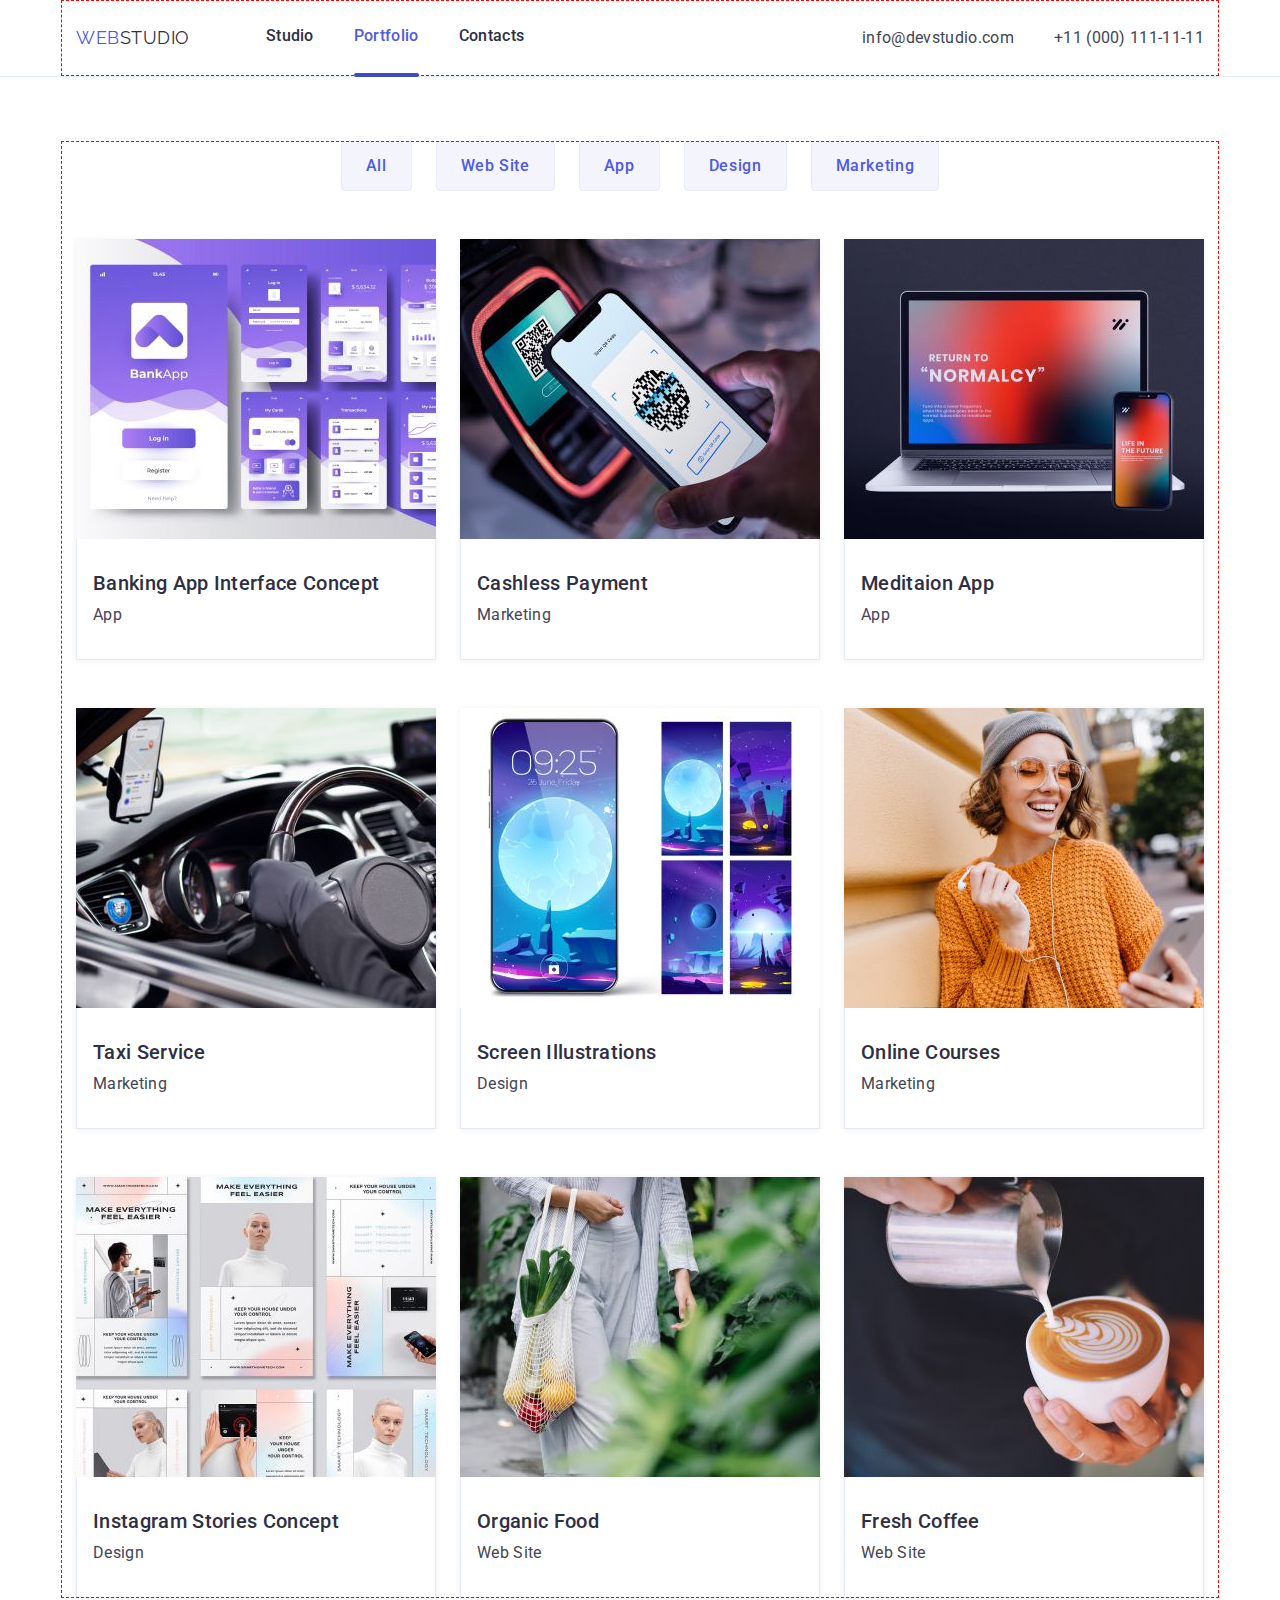
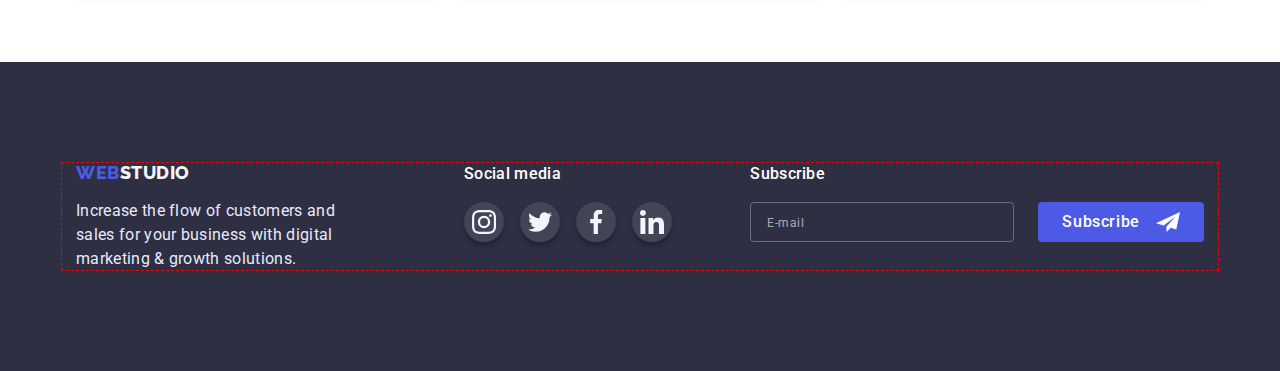
<file: portfolio.html>
<!DOCTYPE html>
<html lang="en">
  <head>
    <meta charset="UTF-8" />
    <meta http-equiv="X-UA-Compatible" content="IE=edge" />
    <meta name="viewport" content="width=device-width, initial-scale=1.0" />
    <title>Portfolio</title>
    <link href="https://fonts.googleapis.com" rel="preconnect" />
    <link href="https://fonts.gstatic.com" rel="preconnect" crossorigin />
    <link
      href="https://fonts.googleapis.com/css2?family=Raleway:wght@800&family=Roboto:wght@400;500;700;900&display=swap"
      rel="stylesheet"
    />
    <link
      href="https://cdn.jsdelivr.net/npm/modern-normalize@1.1.0/modern-normalize.css"
      rel="stylesheet"
    />
    <link href="./css/styles.css" rel="stylesheet" />
  </head>

  <div class="page">
    <body>
      <!-- /** |============================ | header |============================ */ -->

      <header class="page-header">
        <div class="container page-header-container">
          <a class="link logo" href="./index.html"
            ><span class="logo-item">web</span><span class="logo-syllable">studio</span></a
          >
          <nav class="nav">
            <ul class="nav-list nav-container list">
              <li class="nav-list-item">
                <a class="nav-list-link link" href="./index.html">Studio</a>
              </li>
              <li class="nav-list-item">
                <a class="nav-list-link link current" href="./portfolio.html">Portfolio</a>
              </li>
              <li class="nav-list-item">
                <a class="nav-list-link link" href>Contacts</a>
              </li>
            </ul>
          </nav>
          <ul class="contact-list-container list">
            <li class="contact-list-item">
              <a class="contact-list-link link" href="mailto:info@devstudio.com"
                >info@devstudio.com</a
              >
            </li>
            <li class="contact-list-item">
              <a class="contact-list-link link" href="tel:+110001111111">+11 (000) 111-11-11</a>
            </li>
          </ul>
          <button
            class="menu-toggle js-open-menu"
            aria-controls="mobile-menu"
            aria-expanded="false"
          >
            <svg class="menu-toggle-icon" width="32" height="22">
              <use href="./images/icons.svg#icon-menu-hamburger"></use>
            </svg>
          </button>
        </div>
      </header>

      <!-- /** |============================ | mobile menu |============================ */ -->

      <div class="menu-container js-menu-container" id="mobile-menu">
        <button class="menu-close-btn js-close-menu">
          <svg class="modal-close-btn-icon" width="8" height="8">
            <use href="./images/icons.svg#icon-close-modal"></use>
          </svg>
        </button>
        <nav class="mobile-nav">
          <ul class="mobile-menu list">
            <li class="mobile-menu-item"
              ><a class="mobile-menu-link link mob-current" href="./index.html">Studio</a></li
            >
            <li class="mobile-menu-item"
              ><a class="mobile-menu-link link" href="./portfolio.html">Portfolio</a></li
            >
            <li class="mobile-menu-item"><a class="mobile-menu-link link" href>Contacts</a></li>
          </ul>
        </nav>
        <ul class="mob-list list">
          <li class="mob-list-item">
            <a class="mob-list-link link" href="tel:+110001111111">+11 (000) 111-11-11</a>
          </li>
          <li class="mob-list-item">
            <a class="mob-list-link link" href="mailto:info@devstudio.com">info@devstudio.com</a>
          </li>
        </ul>
        <ul class="list mob-soc-list">
          <li class="mob-soc"
            ><a
              class="mob-soc-link"
              href="https://www.instagram.com"
              aria-label="Instagram"
              target="_blank"
              rel="noopener noreferrer"
            >
              <svg class="soc-icon" width="24" height="24">
                <use href="./images/icons.svg#icon-instagram"></use>
              </svg> </a
          ></li>
          <li class="mob-soc"
            ><a
              class="mob-soc-link"
              href="https://twitter.com"
              aria-label="Twitter"
              target="_blank"
              rel="noopener noreferrer"
            >
              <svg class="soc-icon" width="24" height="24">
                <use href="./images/icons.svg#icon-twitter"></use>
              </svg> </a
          ></li>
          <li class="mob-soc"
            ><a
              class="mob-soc-link"
              href="https://www.facebook.com"
              aria-label="Facebook"
              target="_blank"
              rel="noopener noreferrer"
            >
              <svg class="soc-icon" width="24" height="24">
                <use href="./images/icons.svg#icon-facebook"></use>
              </svg> </a
          ></li>
          <li class="mob-soc">
            <a
              class="mob-soc-link"
              href="https://www.linkedin.com"
              aria-label="Linkedin"
              target="_blank"
              rel="noopener noreferrer"
            >
              <svg class="soc-icon" width="24" height="24">
                <use href="./images/icons.svg#icon-linkedin"></use>
              </svg> </a
          ></li>
        </ul>
      </div>
      <main>
        <section class="filter-section">
          <!-- /** |============================ | filter |============================ */ -->

          <div class="filter-container container">
            <h1 class="visually-hidden">Our services</h1>
            <ul class="filter-list list">
              <li><button class="filter-btn pointer" type="button">All</button></li>
              <li><button class="filter-btn pointer" type="button">Web Site</button></li>
              <li><button class="filter-btn pointer" type="button">App</button></li>
              <li><button class="filter-btn pointer" type="button">Design</button></li>
              <li><button class="filter-btn pointer" type="button">Marketing</button></li>
            </ul>

            <!-- /** |============================ | examples |============================ */ -->

            <ul class="examples-list card-set list">
              <li class="card-set-item">
                <a class="examples-item link" href="">
                  <div class="examples-item-wrapper">
                    <img
                      srcset="
                        ./images/gallery/img-1-356.jpg 356w,
                        ./images/gallery/img-1-360.jpg 360w,
                        ./images/gallery/img-1-396.jpg 396w,
                        ./images/gallery/img-1-712.jpg 712w,
                        ./images/gallery/img-1-720.jpg 720w,
                        ./images/gallery/img-1-792.jpg 792w
                      "
                      sizes="(min-width: 1200px) 360px, (min-width: 768px) 356px, (min-width: 480px) 396px, 100vw"
                      src="./images/gallery/img-1-396.jpg"
                      alt="Banking App Interface Concept"
                      width="396"
                      height="300"
                      loading="lazy"
                    />
                    <p class="overlay"
                      >14 Stylish and User-Friendly App Design Concepts · Task Manager App · Calorie
                      Tracker App · Exotic Fruit Ecommerce App · Cloud Storage App</p
                    >
                  </div>
                  <div class="examples-wrapper">
                    <h3 class="examples-title">Banking App Interface Concept</h3>
                    <p class="examples-text">App</p>
                  </div></a
                >
              </li>
              <li class="card-set-item">
                <a class="examples-item link" href="">
                  <div class="examples-item-wrapper">
                    <img
                      srcset="
                        ./images/gallery/img-2-356.jpg 356w,
                        ./images/gallery/img-2-360.jpg 360w,
                        ./images/gallery/img-2-396.jpg 396w,
                        ./images/gallery/img-2-712.jpg 712w,
                        ./images/gallery/img-2-720.jpg 720w,
                        ./images/gallery/img-2-792.jpg 792w
                      "
                      sizes="(min-width: 1200px) 360px, (min-width: 768px) 356px, (min-width: 480px) 396px, 100vw"
                      src="./images/gallery/img-2-396.jpg"
                      alt="Cashless Payment"
                      width="396"
                      height="300"
                      loading="lazy"
                    />
                    <p class="overlay"
                      >14 Stylish and User-Friendly App Design Concepts · Task Manager App · Calorie
                      Tracker App · Exotic Fruit Ecommerce App · Cloud Storage App</p
                    >
                  </div>
                  <div class="examples-wrapper">
                    <h3 class="examples-title">Cashless Payment</h3>
                    <p class="examples-text">Marketing</p>
                  </div>
                </a>
              </li>
              <li class="card-set-item">
                <a class="examples-item link" href="">
                  <div class="examples-item-wrapper">
                    <img
                      srcset="
                        ./images/gallery/img-3-356.jpg 356w,
                        ./images/gallery/img-3-360.jpg 360w,
                        ./images/gallery/img-3-396.jpg 396w,
                        ./images/gallery/img-3-712.jpg 712w,
                        ./images/gallery/img-3-720.jpg 720w,
                        ./images/gallery/img-3-792.jpg 792w
                      "
                      sizes="(min-width: 1200px) 360px, (min-width: 768px) 356px, (min-width: 480px) 396px, 100vw"
                      src="./images/gallery/img-3-396.jpg"
                      alt="Meditaion App"
                      width="396"
                      height="300"
                      loading="lazy"
                    />
                    <p class="overlay"
                      >14 Stylish and User-Friendly App Design Concepts · Task Manager App · Calorie
                      Tracker App · Exotic Fruit Ecommerce App · Cloud Storage App</p
                    >
                  </div>
                  <div class="examples-wrapper">
                    <h3 class="examples-title">Meditaion App</h3>
                    <p class="examples-text">App</p>
                  </div>
                </a>
              </li>
              <li class="card-set-item">
                <a class="examples-item link" href="">
                  <div class="examples-item-wrapper">
                    <img
                      srcset="
                        ./images/gallery/img-4-356.jpg 356w,
                        ./images/gallery/img-4-360.jpg 360w,
                        ./images/gallery/img-4-396.jpg 396w,
                        ./images/gallery/img-4-712.jpg 712w,
                        ./images/gallery/img-4-720.jpg 720w,
                        ./images/gallery/img-4-792.jpg 792w
                      "
                      sizes="(min-width: 1200px) 360px, (min-width: 768px) 356px, (min-width: 480px) 396px, 100vw"
                      src="./images/gallery/img-4-396.jpg"
                      alt="Taxi Service"
                      width="396"
                      height="300"
                      loading="lazy"
                    />
                    <p class="overlay"
                      >14 Stylish and User-Friendly App Design Concepts · Task Manager App · Calorie
                      Tracker App · Exotic Fruit Ecommerce App · Cloud Storage App</p
                    >
                  </div>
                  <div class="examples-wrapper">
                    <h3 class="examples-title">Taxi Service</h3>
                    <p class="examples-text">Marketing</p>
                  </div>
                </a>
              </li>
              <li class="card-set-item">
                <a class="examples-item link" href="">
                  <div class="examples-item-wrapper">
                    <img
                      srcset="
                        ./images/gallery/img-5-356.jpg 356w,
                        ./images/gallery/img-5-360.jpg 360w,
                        ./images/gallery/img-5-396.jpg 396w,
                        ./images/gallery/img-5-712.jpg 712w,
                        ./images/gallery/img-5-720.jpg 720w,
                        ./images/gallery/img-5-792.jpg 792w
                      "
                      sizes="(min-width: 1200px) 360px, (min-width: 768px) 356px, (min-width: 480px) 396px, 100vw"
                      src="./images/gallery/img-5-396.jpg"
                      alt="Screen Illustrations"
                      width="396"
                      height="300"
                      loading="lazy"
                    />
                    <p class="overlay"
                      >14 Stylish and User-Friendly App Design Concepts · Task Manager App · Calorie
                      Tracker App · Exotic Fruit Ecommerce App · Cloud Storage App</p
                    >
                  </div>
                  <div class="examples-wrapper">
                    <h3 class="examples-title">Screen Illustrations</h3>
                    <p class="examples-text">Design</p>
                  </div>
                </a>
              </li>
              <li class="card-set-item"
                ><a class="examples-item link" href="">
                  <div class="examples-item-wrapper">
                    <img
                      srcset="
                        ./images/gallery/img-6-356.jpg 356w,
                        ./images/gallery/img-6-360.jpg 360w,
                        ./images/gallery/img-6-396.jpg 396w,
                        ./images/gallery/img-6-712.jpg 712w,
                        ./images/gallery/img-6-720.jpg 720w,
                        ./images/gallery/img-6-792.jpg 792w
                      "
                      sizes="(min-width: 1200px) 360px, (min-width: 768px) 356px, (min-width: 480px) 396px, 100vw"
                      src="./images/gallery/img-6-396.jpg"
                      alt="Online Courses"
                      width="396"
                      height="300"
                      loading="lazy"
                    />
                    <p class="overlay"
                      >14 Stylish and User-Friendly App Design Concepts · Task Manager App · Calorie
                      Tracker App · Exotic Fruit Ecommerce App · Cloud Storage App</p
                    >
                  </div>
                  <div class="examples-wrapper">
                    <h3 class="examples-title">Online Courses</h3>
                    <p class="examples-text">Marketing</p>
                  </div>
                </a>
              </li>
              <li class="card-set-item"
                ><a class="examples-item link" href="">
                  <div class="examples-item-wrapper">
                    <img
                      srcset="
                        ./images/gallery/img-7-356.jpg 356w,
                        ./images/gallery/img-7-360.jpg 360w,
                        ./images/gallery/img-7-396.jpg 396w,
                        ./images/gallery/img-7-712.jpg 712w,
                        ./images/gallery/img-7-720.jpg 720w,
                        ./images/gallery/img-7-792.jpg 792w
                      "
                      sizes="(min-width: 1200px) 360px, (min-width: 768px) 356px, (min-width: 480px) 396px, 100vw"
                      src="./images/gallery/img-7-396.jpg"
                      alt="Instagram Stories Concept"
                      width="396"
                      height="300"
                      loading="lazy"
                    />
                    <p class="overlay"
                      >14 Stylish and User-Friendly App Design Concepts · Task Manager App · Calorie
                      Tracker App · Exotic Fruit Ecommerce App · Cloud Storage App</p
                    >
                  </div>
                  <div class="examples-wrapper">
                    <h3 class="examples-title">Instagram Stories Concept</h3>
                    <p class="examples-text">Design</p>
                  </div>
                </a>
              </li>
              <li class="card-set-item"
                ><a class="examples-item link" href="">
                  <div class="examples-item-wrapper">
                    <img
                      srcset="
                        ./images/gallery/img-8-356.jpg 356w,
                        ./images/gallery/img-8-360.jpg 360w,
                        ./images/gallery/img-8-396.jpg 396w,
                        ./images/gallery/img-8-712.jpg 712w,
                        ./images/gallery/img-8-720.jpg 720w,
                        ./images/gallery/img-8-792.jpg 792w
                      "
                      sizes="(min-width: 1200px) 360px, (min-width: 768px) 356px, (min-width: 480px) 396px, 100vw"
                      src="./images/gallery/img-8-396.jpg"
                      alt="Organic Food"
                      width="396"
                      height="300"
                      loading="lazy"
                    />
                    <p class="overlay"
                      >14 Stylish and User-Friendly App Design Concepts · Task Manager App · Calorie
                      Tracker App · Exotic Fruit Ecommerce App · Cloud Storage App</p
                    >
                  </div>
                  <div class="examples-wrapper">
                    <h3 class="examples-title">Organic Food</h3>
                    <p class="examples-text">Web Site</p>
                  </div>
                </a>
              </li>
              <li class="card-set-item"
                ><a class="examples-item link" href="">
                  <div class="examples-item-wrapper">
                    <img
                      srcset="
                        ./images/gallery/img-9-356.jpg 356w,
                        ./images/gallery/img-9-360.jpg 360w,
                        ./images/gallery/img-9-396.jpg 396w,
                        ./images/gallery/img-9-712.jpg 712w,
                        ./images/gallery/img-9-720.jpg 720w,
                        ./images/gallery/img-9-792.jpg 792w
                      "
                      sizes="(min-width: 1200px) 360px, (min-width: 768px) 356px, (min-width: 480px) 396px, 100vw"
                      src="./images/gallery/img-9-396.jpg"
                      alt="Fresh Coffee"
                      width="396"
                      height="300"
                      loading="lazy"
                    />
                    <p class="overlay"
                      >14 Stylish and User-Friendly App Design Concepts · Task Manager App · Calorie
                      Tracker App · Exotic Fruit Ecommerce App · Cloud Storage App</p
                    >
                  </div>
                  <div class="examples-wrapper">
                    <h3 class="examples-title">Fresh Coffee</h3>
                    <p class="examples-text">Web Site</p>
                  </div>
                </a>
              </li>
            </ul>
          </div>
        </section>
      </main>

      <!-- /** |============================ | footer |============================ */ -->

      <footer class="footer-section">
        <div class="footer-container container">
          <div class="footer-thumb">
            <div class="footer-holder">
              <h2 class="visually-hidden">Call to action</h2>
              <a class="link footer-logo" href="./index.html"
                ><span class="logo-item">web</span
                ><span class="footer-logo-syllable-secondary">studio</span></a
              >
              <p class="footer-text">
                Increase the flow of customers and sales for your business with digital marketing &
                growth solutions.
              </p>
            </div>
            <div class="media-footer">
              <p class="media-title media-title-item">Social media</p>
              <ul class="media-list list">
                <li class="mob-card-set-item"
                  ><a
                    class="footer-soc-link"
                    href="https://www.instagram.com"
                    aria-label="Instagram"
                    target="_blank"
                    rel="noopener noreferrer"
                  >
                    <svg class="footer-soc-icon" width="24" height="24">
                      <use href="./images/icons.svg#icon-instagram"></use>
                    </svg> </a
                ></li>
                <li class="mob-card-set-item"
                  ><a
                    class="footer-soc-link"
                    href="https://twitter.com"
                    aria-label="Twitter"
                    target="_blank"
                    rel="noopener noreferrer"
                  >
                    <svg class="soc-icon" width="24" height="24">
                      <use href="./images/icons.svg#icon-twitter"></use>
                    </svg> </a
                ></li>
                <li class="mob-card-set-item"
                  ><a
                    class="footer-soc-link"
                    href="https://www.facebook.com"
                    aria-label="Facebook"
                    target="_blank"
                    rel="noopener noreferrer"
                  >
                    <svg class="soc-icon" width="24" height="24">
                      <use href="./images/icons.svg#icon-facebook"></use>
                    </svg> </a
                ></li>
                <li class="mob-card-set-item">
                  <a
                    class="footer-soc-link"
                    href="https://www.linkedin.com"
                    aria-label="Linkedin"
                    target="_blank"
                    rel="noopener noreferrer"
                  >
                    <svg class="soc-icon" width="24" height="24">
                      <use href="./images/icons.svg#icon-linkedin"></use>
                    </svg> </a
                ></li>
              </ul>
            </div>
          </div>
          <div class="subs-footer">
            <p class="media-title">Subscribe</p>
            <form class="subs-footer-wrapper">
              <label>
                <input
                  class="subs-footer-input"
                  name="user_email"
                  type="email"
                  required
                  placeholder="E-mail"
                  pattern="^([a-z0-9_\.-]+)@([\da-z\.-]+)\.([a-z\.]{2,6})$"
                />
              </label>
              <button class="subs-btn" type="submit"
                >Subscribe
                <svg class="subs-btn-icon" width="24" height="24">
                  <use href="./images/icons.svg#icon-subs"></use>
                </svg>
              </button>
            </form>
          </div>
        </div>
      </footer>
      <script src="./js/mobile-menu.js" defer></script>
    </body>
  </div>
</html>
</file>
<file: css/styles.css>
:root {
  /* Fonts */
  --main-font: 'Roboto', sans-serif;
  --secondary-font: 'Raleway', sans-serif;

  /* colors */

  --primary-brand: #4d5ae5;
  --pressed-state: #404bbf;
  --dark: #2e2f42;
  --success: #31d0aa;
  --text: #434455;
  --subtitle-text: #8e8f99;
  --accent: #e7e9fc;
  --light: #f4f4fd;
  --modal-overlay: #2e2f42;
  --hero-background: #2e2f42;
  --primary-background: #ffffff;
  --hero-gradi: rgba(46, 47, 66, 0.7);

  /* others */
  --indent: 24px;
  --items: 1;
  --bor-rad: 4px;
  --transition-dur-and-funk: 250ms cubic-bezier(0.4, 0, 0.2, 1);

  /* Breakpoints */
  --mob-screen: 480px;
  --tablet-screen: 768px;
  --desktop-screen: 1200px;
}

body {
  background-color: var(--primary-background);
  color: var(--dark);
  font-size: 16px;
  font-family: var(--main-font);
  letter-spacing: 0.02em;
}

/**
  |============================
  | reset
  |============================
*/

h1,
h2,
h3,
h4,
p {
  margin: 0;
}

ul,
ol {
  margin: 0;
  padding: 0;
}

/* responsive image */
img {
  display: block;
  object-fit: cover;
  object-position: center;
  max-width: 100%;
  height: auto;
}

button {
  display: block;
  border: none;
  border-radius: var(--bor-rad);
  cursor: pointer;
}

/**
  |============================
  | reset-end
  |============================
*/

.section {
  padding: 96px 0;
}

@media screen and (min-width: 1200px) {
  .section {
    padding: 120px 0;
  }
}

.container {
  min-width: 320px;
  max-width: 428px;
  margin: 0 auto;
  padding: 0 16px;
  outline: 1px dashed red;
  outline-offset: -1px;
}

@media screen and (min-width: 768px) and (max-width: 1199.98px) {
  .container {
    max-width: 768px;
  }
}

@media screen and (min-width: 1200px) {
  .container {
    max-width: 1158px;
    padding: 0 15px;
  }
}

.list {
  list-style: none;
}
.link {
  text-decoration: none;
}

.visually-hidden {
  position: absolute;
  overflow: hidden;
  clip: rect(0 0 0 0);
  width: 1px;
  height: 1px;
  margin: -1px;
  padding: 0;
  border: 0;
  white-space: nowrap;
  clip-path: inset(100%);
}

/* card set */

.card-set {
  display: flex;
  flex-wrap: wrap;
  gap: 48px var(--indent);
}

.card-set-item {
  flex-basis: calc((100% - (var(--indent) * (var(--items) - 1))) / var(--items));
}

.page {
  overflow: hidden;
}

/**
  |============================
  | header-sectoin
  |============================
*/

.logo {
  margin-right: 76px;
  font-size: 18px;
  font-family: var(--secondary-font);
  line-height: calc(24 / 18);
  letter-spacing: 0.03em;
  text-transform: uppercase;
}

@media screen and (min-width: 768px) and (max-width: 1199.98px) {
  .logo {
    margin-right: 120px;
  }
}

.logo-item {
  color: var(--primary-brand);
}
.logo-syllable {
  color: var(--dark);
}

@media screen and (max-width: 767.98px) {
  .nav {
    display: none;
  }

  .contact-list-item {
    display: none;
  }
}

@media screen and (min-width: 768px) and (max-width: 1199.98px) {
  .contact-list-container {
    display: block;
    margin-left: auto;
  }
}

.nav-list {
  line-height: calc(24 / 16);
}

.nav-list-link {
  position: relative;
  display: block;
  padding-top: 24px;
  padding-bottom: 28px;
  color: var(--dark);
  font-weight: 500;
  transition: color var(--transition-dur-and-funk);
}

.current.nav-list-link::after {
  content: '';
  position: absolute;
  bottom: -1px;
  left: 0;
  display: block;
  width: 100%;
  height: 4px;
  border-radius: 2px;
  background-color: var(--pressed-state);
}

.current {
  color: var(--primary-brand);
}

.contact-list-link {
  display: block;
  padding-top: 24px;
  padding-bottom: 24px;
  color: var(--text);
  line-height: calc(24 / 16);
  transition: color var(--transition-dur-and-funk);
}

@media screen and (min-width: 768px) and (max-width: 1199.98px) {
  .contact-list-link {
    padding: 0px;
  }
}
.nav-list-link:hover,
.nav-list-link:focus,
.contact-list-link:hover,
.contact-list-link:focus {
  color: var(--primary-brand);
}

@media screen and (max-width: 767.98px) {
  .page-header-container {
    padding: 24px 16px;
  }
}

.page-header-container {
  display: flex;
  align-items: center;
}

.page-header {
  margin: 0 auto;
  border-bottom: 1px solid var(--accent);
}

.nav-container {
  display: flex;
  gap: 40px;
  align-items: center;
}

@media screen and (min-width: 1200px) {
  .contact-list-container {
    display: flex;
    gap: 40px;
    align-items: center;
    margin-left: auto;
  }
}

.menu-toggle-icon {
  stroke: var(--dark);
}

/**
  |============================
  | mobile menu
  |============================
*/

.menu-toggle {
  margin-left: auto;
  background-color: var(--primary-background);
}

.menu-close-btn {
  position: absolute;
  top: 40px;
  right: 40px;
  display: flex;
  justify-content: center;
  align-items: center;
  width: 24px;
  height: 24px;
  margin: 0;
  padding: 0;
  border: 1px solid rgba(0, 0, 0, 0.1);
  border-radius: 50%;
  background-color: var(--accent);
  cursor: pointer;
  transition: background-color var(--transition-dur-and-funk);
}

@media (min-width: 768px) {
  .menu-toggle {
    display: none;
  }
}

.menu-container {
  position: fixed;
  top: 0;
  left: 0;
  z-index: 999;
  display: flex;
  flex-direction: column;
  width: 100vw;
  height: 100vh;
  padding: 80px 40px 40px;
  background-color: var(--primary-background);
  transition: transform 250ms ease-in-out;
  transform: translateX(100%);
}

.menu-container.is-open {
  transform: translateX(0);
}

.mobile-nav {
  margin-bottom: auto;
}

.mobile-menu {
  display: flex;
  flex-direction: column;
  row-gap: 40px;
}

.mobile-menu-link {
  color: var(--dark);
  font-weight: 700;
  font-size: 36px;
  line-height: calc(40 / 36);
  letter-spacing: 0.02em;
  text-transform: capitalize;
}
.mob-current {
  color: var(--pressed-state);
}

.mob-list {
  display: flex;
  flex-direction: column;
  row-gap: 40px;
  margin-bottom: 48px;
}

.mob-list-item {
  font-weight: 500;
  font-size: 20px;
  line-height: calc(24 / 20);
  letter-spacing: 0.02em;
}

.mob-list-link {
  display: block;
  color: var(--text);
  transition: color, font-weight, font-size var(--transition-dur-and-funk);
}

.mob-list-link:hover,
.mob-list-link:focus {
  color: var(--primary-brand);
  font-weight: 600;
  font-size: 36px;
  line-height: calc(40 / 36);
}

.mob-soc-list {
  display: flex;
  gap: 56px;
}

@media screen and (max-width: 427.98px) {
  .mob-soc-list {
    gap: 32px;
  }
}

.mob-soc-link {
  display: flex;
  justify-content: center;
  align-items: center;
  width: 40px;
  height: 40px;
  border-radius: 50%;
  background-color: var(--primary-brand);
  transition: box-shadow var(--transition-dur-and-funk);
}

.mob-soc-link:hover,
.mob-soc-link:focus {
  box-shadow: (0px 4px 4px rgba(0, 0, 0, 0.25));
}

/**
  |============================
  | hero
  |============================
*/

.hero {
  max-width: 428px;
  height: auto;
  margin: 0 auto;
  padding: 112px 0;
  background-color: var(--dark);
  background-image: linear-gradient(var(--hero-gradi), var(--hero-gradi)),
    url(../images/hero/hero_mob@1x.jpg);
  background-position: center;
  background-size: cover;
  background-repeat: no-repeat;
  text-align: center;
}

@media (min-device-pixel-ratio: 2), (min-resolution: 192dpi), (min-resolution: 2dppx) {
  .hero {
    background-image: linear-gradient(var(--hero-gradi), var(--hero-gradi)),
      url(../images/hero/hero_mob@2x.jpg);
  }
}

@media screen and (min-width: 481px) {
  .hero {
    max-width: 768px;
    height: 436px;
    padding: 112px 0 108px;
    background-image: linear-gradient(var(--hero-gradi), var(--hero-gradi)),
      url(../images/hero/hero_tab@1x.jpg);
  }
  @media (min-device-pixel-ratio: 2), (min-resolution: 192dpi), (min-resolution: 2dppx) {
    .hero {
      background-image: linear-gradient(var(--hero-gradi), var(--hero-gradi)),
        url(../images/hero/hero_tab@2x.jpg);
    }
  }
}

@media screen and (min-width: 769px) {
  .hero {
    max-width: 1440px;
    height: 600px;
    padding: 188px 0;
    background-image: linear-gradient(var(--hero-gradi), var(--hero-gradi)),
      url(../images/hero/hero_desk@1x.jpg);
  }
  @media (min-device-pixel-ratio: 2), (min-resolution: 192dpi), (min-resolution: 2dppx) {
    .hero {
      background-image: linear-gradient(var(--hero-gradi), var(--hero-gradi)),
        url(../images/hero/hero_desk@2x.jpg);
    }
  }
}

.main-title {
  max-width: 320px;
  margin: 0 auto 72px;
  color: var(--primary-background);
  font-weight: 700;
  font-size: 36px;
  line-height: calc(40 / 36);
  letter-spacing: 0.02em;
  text-align: center;
  text-transform: capitalize;
}

@media screen and (min-width: 768px) {
  .main-title {
    max-width: 496px;
    margin: 0 auto 40px;
    color: var(--primary-background);
    font-size: 56px;
    line-height: calc(56 / 60);
    letter-spacing: 0.02em;
  }
}

@media screen and (min-width: 1200px) {
  .main-title {
    margin: 0 auto 48px;
  }
}

.hero-btn {
  display: block;
  margin-right: auto;
  margin-left: auto;
  padding: 16px 32px;
  background-color: var(--primary-brand);
  color: var(--primary-background);
  font-weight: 500;
  font-size: 16px;
  font-family: inherit;
  line-height: calc(24 / 16);
  letter-spacing: 0.04em;
  transition: background-color var(--transition-dur-and-funk);
}

.pointer {
  cursor: pointer;
}

.hero-btn:hover,
.hero-btn:focus {
  background-color: var(--pressed-state);
}

/**
  |============================
  | advantages
  |============================
*/

@media screen and (max-width: 767px) {
  .advantages-list {
    display: flex;
    flex-direction: column;
    gap: 72px;
  }
}

@media screen and (min-width: 768px) and (max-width: 1199.98px) {
  .advantages-list {
    display: flex;
    flex-wrap: wrap;
    row-gap: 72px;
    column-gap: var(--indent);
  }
}

@media screen and (min-width: 1200px) {
  .advantages-list {
    display: flex;
    gap: var(--indent);
  }
}

@media screen and (min-width: 768px) and (max-width: 1199.98px) {
  .advantages-item {
    width: 356px;
  }
}

@media screen and (min-width: 1200px) {
  .advantages-item {
    width: auto;
  }
}

@media screen and (max-width: 1199.98px) {
  .advantages-inner {
    display: none;
  }
}

@media screen and (min-width: 1200px) {
  .advantages-inner {
    margin-bottom: 8px;
    padding: 24px 100px;
    border-radius: var(--bor-rad);
    background-color: var(--light);
  }
}

.advantages-slogan {
  margin-bottom: 8px;
  font-weight: 700;
  font-size: 36px;
  line-height: calc(40 / 36);
  letter-spacing: 0.02em;
  text-align: center;
  text-transform: capitalize;
}

@media screen and (min-width: 768px) {
  .advantages-slogan {
    text-align: left;
  }
}

@media screen and (min-width: 1200px) {
  .advantages-slogan {
    font-weight: 500;
    font-size: 20px;
    line-height: calc(24 / 20);
  }
}

.advantages-text {
  color: var(--text);
  font-weight: 500;
  line-height: calc(24 / 16);
  letter-spacing: 0.02em;
}

@media screen and (min-width: 1200px) {
  .advantages-text {
    font-weight: 400;
  }
}

/**
  |============================
  | features
  |============================
*/

@media screen and (max-width: 1199.98px) {
  .features-works {
    display: none;
  }
}

.features-works {
  padding-top: 0;
}

.gen-title {
  margin-bottom: 72px;
  font-weight: 700;
  font-size: 36px;
  line-height: calc(40 / 36);
  letter-spacing: 0.02em;
  text-align: center;
  text-transform: capitalize;
}

@media screen and (min-width: 1200px) {
  .features-list {
    --items: 3;
  }
}
/**
  |============================
  | team
  |============================
*/

.team-section {
  background-color: var(--light);
}

.soc-list {
  flex-wrap: nowrap;
}

@media screen and (max-width: 767.98px) {
  .team-container {
    padding: 0px 82px;
  }

  .team-list {
    display: flex;
    gap: 72px;
    justify-content: center;
    --items: 1;
  }
}

@media screen and (min-width: 768px) {
  .team-container {
    padding: 0px 108px;
  }

  .team-list {
    row-gap: 64px;
    column-gap: var(--indent);
    --items: 2;
  }
}

@media screen and (min-width: 1200px) {
  .team-container {
    padding: 0px 15px;
  }

  .team-list {
    --items: 4;
  }
}

.team-list-item {
  box-shadow: 0px 1px 6px rgba(46, 47, 66, 0.08), 0px 1px 1px rgba(46, 47, 66, 0.16),
    0px 2px 1px rgba(46, 47, 66, 0.08);
}

.team-wrapper {
  padding: 32px 16px;
  border-radius: 0px 0px 4px 4px;
  background-color: var(--primary-background);
}
.team-list-name {
  margin-bottom: 8px;
  font-weight: 500;
  font-size: 20px;
  line-height: calc(24 / 20);
  letter-spacing: 0.02em;
  text-align: center;
}

.team-list-profession {
  margin-bottom: 8px;
  color: var(--text);
  line-height: calc(24 / 16);
  text-align: center;
}

.soc-link {
  display: flex;
  justify-content: center;
  align-items: center;
  width: 40px;
  height: 40px;
  border-radius: 50%;
  background-color: var(--primary-brand);
  transition: background-color var(--transition-dur-and-funk);
}

.soc-link:hover,
.soc-link:focus {
  background-color: var(--pressed-state);
}

.soc-icon {
  fill: var(--light);
}

/**
  |============================
  | customers
  |============================
*/

.customers-section {
  padding: 96px 0px;
}

@media screen and (min-width: 1200px) {
  .customers-section {
    padding-top: 130px;
    padding-bottom: 120px;
  }
}

@media screen and (max-width: 767.98px) {
  .customers-list {
    display: flex;
    flex-wrap: wrap;
    row-gap: 72px;
    justify-content: center;
    align-items: center;
    column-gap: 16px;
  }
}

@media screen and (min-width: 768px) and (max-width: 1199.98px) {
  .customers-list {
    display: flex;
    flex-wrap: wrap;
    row-gap: 72px;
    justify-content: center;
    align-items: center;
    column-gap: 24px;
  }
}

@media screen and (min-width: 1200px) {
  .customers-list {
    display: flex;
    gap: var(--indent);
    justify-content: center;
    align-items: center;
  }
}

@media screen and (max-width: 767.98px) {
  .customers-link {
    display: flex;
    justify-content: center;
    align-items: center;
    width: 190px;
    height: 88px;
    border: 1px solid currentColor;
    border-radius: var(--bor-rad);
    color: var(--subtitle-text);
    transition: color var(--transition-dur-and-funk);
  }
}

@media screen and (min-width: 768px) {
  .customers-link {
    display: flex;
    justify-content: center;
    align-items: center;
    width: 168px;
    height: 88px;
    border: 1px solid currentColor;
    border-radius: var(--bor-rad);
    color: var(--subtitle-text);
    transition: color var(--transition-dur-and-funk);
  }
}

.customers-icon {
  fill: currentColor;
}

.customers-link:hover,
.customers-link:focus {
  color: var(--pressed-state);
}

/**
  |============================
  | PORTFOLIO
  |============================
*/

/**
  |============================
  | filter
  |============================
*/

.filter-section {
  margin: 48px 0px;
}

@media screen and (min-width: 768px) {
  .filter-section {
    margin: 64px 0px;
  }
}

.filter-list {
  display: flex;
  flex-wrap: wrap;
  gap: var(--indent);
  row-gap: 16px;
  margin-bottom: 48px;
}

@media screen and (min-width: 768px) {
  .filter-list {
    justify-content: center;
  }
}

.filter-btn {
  padding: 12px 24px;
  border: 1px solid var(--accent);
  background-color: var(--light);
  color: var(--primary-brand);
  font-weight: 500;
  font-size: 16px;
  font-family: inherit;
  line-height: calc(24 / 16);
  letter-spacing: 0.04em;
  transition: background-color var(--transition-dur-and-funk), color var(--transition-dur-and-funk),
    box-shadow var(--transition-dur-and-funk);
}

.filter-btn:hover,
.filter-btn:focus {
  background-color: var(--pressed-state);
  color: var(--primary-background);
  box-shadow: 0px 3px 1px rgba(0, 0, 0, 0.1), 0px 2px 1px rgba(0, 0, 0, 0.08),
    0px 2px 2px rgba(0, 0, 0, 0.12);
}

/**
  |============================
  | examples
  |============================
*/

@media screen and (min-width: 768px) {
  .examples-list {
    --items: 2;
  }
}

@media screen and (min-width: 1200px) {
  .examples-list {
    --items: 3;
  }
}

.examples-title {
  margin-bottom: 8px;
  font-weight: 500;
  font-size: 20px;
  line-height: calc(24 / 20);
}

.examples-item {
  display: block;
  color: inherit;
  box-shadow: 0px 1px 6px rgba(46, 47, 66, 0.08);
  transition: box-shadow var(--transition-dur-and-funk);
}

.examples-item:hover .overlay,
.examples-item:focus .overlay {
  transform: translate(0, 0);
}

.examples-item-wrapper {
  position: relative;
  overflow: hidden;
}
.overlay {
  position: absolute;
  top: 0;
  left: 0;
  overflow: auto;
  width: 100%;
  height: 100%;
  padding: 40px 32px;
  background-color: var(--primary-brand);
  color: var(--light);
  line-height: calc(24 / 16);
  transition: transform var(--transition-dur-and-funk);
  transform: translate(0, 100%);
}

.examples-item:hover,
.examples-item:focus {
  box-shadow: 0px 1px 6px rgba(46, 47, 66, 0.08), 0px 1px 1px rgba(46, 47, 66, 0.16),
    0px 2px 1px rgba(46, 47, 66, 0.08);
}

.examples-text {
  color: var(--text);
  line-height: calc(24 / 16);
}

.examples-wrapper {
  padding: 32px 0 32px 16px;
  border: 1px solid var(--accent);
  border-top: none;
}

/**
  |============================
  | footer
  |============================
*/

.footer-section {
  padding: 96px 0;
  background-color: var(--dark);
}

@media screen and (min-width: 1200px) {
  .footer-section {
    padding: 100px 0;
    background-color: var(--dark);
  }
}

@media screen and (min-width: 1200px) {
  .footer-container {
    display: flex;
  }
}

.footer-thumb {
  display: flex;
  flex-direction: column;
  row-gap: 72px;
  margin-bottom: 72px;
}

@media screen and (min-width: 768px) {
  .footer-thumb {
    display: flex;
    flex-direction: row;
    gap: var(--indent);
    margin-left: 108px;
    padding: 0px;
  }
}

@media screen and (min-width: 1200px) {
  .footer-thumb {
    gap: 120px;
    margin: 0px;
  }
}

.footer-logo {
  display: block;
  margin-bottom: 16px;
  font-weight: 800;
  font-size: 18px;
  font-family: var(--secondary-font);
  line-height: 1.17;
  letter-spacing: 0.03em;
  text-align: center;
  text-transform: uppercase;
}

@media screen and (min-width: 768px) {
  .footer-logo {
    text-align: left;
  }
}

.footer-logo-syllable-secondary {
  color: var(--light);
}

.footer-text {
  width: 268px;
  margin: 0 auto;
  color: var(--accent);
  line-height: calc(24 / 16);
  letter-spacing: 0.02em;
}

.media-title {
  display: block;
  margin-bottom: 16px;
  color: var(--primary-background);
  font-weight: 500;
  line-height: calc(24 / 16);
  letter-spacing: 0.02em;
  text-align: center;
}

@media screen and (min-width: 768px) {
  .media-title {
    margin-left: 108px;
    text-align: start;
  }
}

@media screen and (min-width: 1200px) {
  .media-title {
    margin-left: 0px;
  }
}

.media-title-item {
  margin-left: 0px;
}

.media-list {
  display: flex;
  gap: 16px;
  justify-content: center;
}

.footer-soc-link {
  display: flex;
  justify-content: center;
  align-items: center;
  width: 40px;
  height: 40px;
  border-radius: 50%;
  background-color: rgba(255, 255, 255, 0.1);
  box-shadow: 0px 4px 4px rgba(0, 0, 0, 0.25);
  transition: background-color var(--transition-dur-and-funk);
}

.footer-soc-link:hover,
.footer-soc-link:focus {
  background-color: var(--success);
}

.footer-soc-icon {
  fill: var(--light);
}

@media screen and (min-width: 1200px) {
  .subs-footer {
    margin-left: auto;
  }
}

@media screen and (min-width: 768px) {
  .subs-footer-wrapper {
    display: flex;
    gap: var(--indent);
    margin-left: 108px;
  }
}

@media screen and (min-width: 1200px) {
  .subs-footer-wrapper {
    margin-left: auto;
  }
}

.subs-btn {
  display: flex;
  gap: 16px;
  justify-content: center;
  align-items: center;
  margin-top: 16px;
  margin-right: auto;
  margin-left: auto;
  padding: 8px 24px;
  background-color: var(--primary-brand);
  color: #ffffff;
  font-weight: 500;
  font-size: 16px;
  font-family: inherit;
  line-height: calc(24 / 16);
  letter-spacing: 0.04em;
  transition: background-color var(--transition-dur-and-funk);
}

@media screen and (min-width: 768px) {
  .subs-btn {
    margin-top: 0px;
    margin-right: 0px;
    margin-left: 0px;
  }
}

.subs-btn-icon {
  fill: #ffffff;
}

.subs-footer-input {
  width: 100%;
  height: 40px;
  margin: 0px auto;
  padding-left: 16px;
  border: 1px solid rgba(255, 255, 255, 0.3);
  border-radius: var(--bor-rad);
  background-color: transparent;
  color: #ffffff;
  line-height: calc(18 / 16);
  letter-spacing: 0.04em;
}

@media screen and (min-width: 768px) {
  .subs-footer-input {
    width: 264px;
  }
}

.subs-footer-input::placeholder {
  color: rgba(255, 255, 255, 0.6);
  font-size: 12px;
  line-height: calc(24 / 12);
  letter-spacing: 0.04em;
}

.subs-btn:hover,
.subs-btn:focus {
  background-color: var(--pressed-state);
}

/**
  |============================
  | modal
  |============================
*/

.backdrop {
  position: fixed;
  top: 0;
  left: 0;
  z-index: 100;
  width: 100%;
  height: 100%;
  background-color: rgba(46, 47, 66, 0.4);
  transition: opacity var(--transition-dur-and-funk), visibility var(--transition-dur-and-funk);
}

.backdrop.is-hidden {
  opacity: 0;
  visibility: hidden;
  pointer-events: none;
}

.modal {
  position: absolute;
  top: 50%;
  left: 50%;
  overflow: scroll;
  width: 95%;
  max-width: 392px;
  height: 95%;
  max-height: 586px;
  padding: 72px 24px 24px 24px;
  border-radius: var(--bor-rad);
  background: #fcfcfc;
  box-shadow: 0px 1px 1px rgba(0, 0, 0, 0.14), 0px 1px 3px rgba(0, 0, 0, 0.12),
    0px 2px 1px rgba(0, 0, 0, 0.2);
  transform: translate(-50%, -50%);
}

@media screen and (min-width: 768px) {
  .modal {
    overflow: auto;
    max-width: 408px;
  }
}

.modal-close-btn {
  position: absolute;
  top: 24px;
  right: 24px;
  display: flex;
  justify-content: center;
  align-items: center;
  width: 24px;
  height: 24px;
  padding: 0;
  border: 1px solid rgba(0, 0, 0, 0.1);
  border-radius: 50%;
  background-color: var(--accent);
  transition: background-color var(--transition-dur-and-funk);
}

.modal-close-btn:hover,
.modal-close-btn:focus {
  background-color: var(--pressed-state);
}

.modal-close-btn-icon {
  transition: fill var(--transition-dur-and-funk);
}
.modal-close-btn:hover .modal-close-btn-icon,
.modal-close-btn:focus .modal-close-btn-icon {
  fill: var(--primary-background);
}

.modal-slogan {
  margin-bottom: 16px;
  font-weight: 500;
  line-height: calc(24 / 16);
  text-align: center;
}

.modal-form {
  display: flex;
  flex-direction: column;
  gap: 8px;
  width: 100%;
  min-height: 336px;
  margin: 0 auto 16px;
}

.modal-form-input-desc {
  display: block;
  margin-bottom: 4px;
  color: var(--subtitle-text);
  font-size: 12px;
  line-height: calc(14 / 12);
  letter-spacing: 0.01em;
}

.modal-form-input-icon {
  position: absolute;
  top: 50%;
  left: 16px;
  fill: var(--dark);
  transition: fill var(--transition-dur-and-funk);
  transform: translateY(-50%);
}

.modal-form-input-wrapper {
  position: relative;
  display: block;
}

.modal-form-input {
  display: block;
  width: 100%;
  height: 40px;
  padding-left: 38px;
  border: 1px solid rgba(33, 33, 33, 0.2);
  border-radius: var(--bor-rad);
  color: #000000;
  line-height: calc(18 / 16);
  letter-spacing: 0.04em;
  transition: border-color var(--transition-dur-and-funk);
}

.modal-form-input:focus {
  border-color: var(--primary-brand);
  outline: none;
}

.modal-form-input:focus + .modal-form-input-icon {
  fill: var(--primary-brand);
}

.modal-form-message {
  height: 120px;
  padding: 8px 16px;
  resize: none;
}

.modal-form-message::placeholder {
  color: rgba(117, 117, 117, 0.5);
  font-size: 12px;
  line-height: calc(16 / 12);
  letter-spacing: 0.04em;
}

.modal-form-message:focus {
  border-color: var(--primary-brand);
  outline: none;
}

.modal-form-check {
  margin-right: 8px;
}

.user-policy-aggrement {
  display: flex;
  color: #757575;
  font-size: 12px;
  line-height: calc(16 / 12);
  letter-spacing: 0.04em;
}

.user-policy-link {
  color: var(--primary-brand);
}

.user-policy-aggrement::before {
  content: '';
  display: block;
  width: 16px;
  height: 16px;
  margin-right: 8px;
  border: 1.25px solid var(--dark);
  border-radius: 2px;
  cursor: pointer;
  transition: background-image var(--transition-dur-and-funk);
}

.modal-form-check:checked + .user-policy-aggrement::before {
  background-image: url(../images/checkbox-aggrement.svg);
  background-position: center;
}

.modal-form-check:focus + .user-policy-aggrement::before {
  outline: 1.5px solid #000000;
}

.modal-form-btn {
  margin-top: 24px;
  padding: 16px 64px;
  box-shadow: 0px 4px 4px rgba(0, 0, 0, 0.15);
}
</file>
